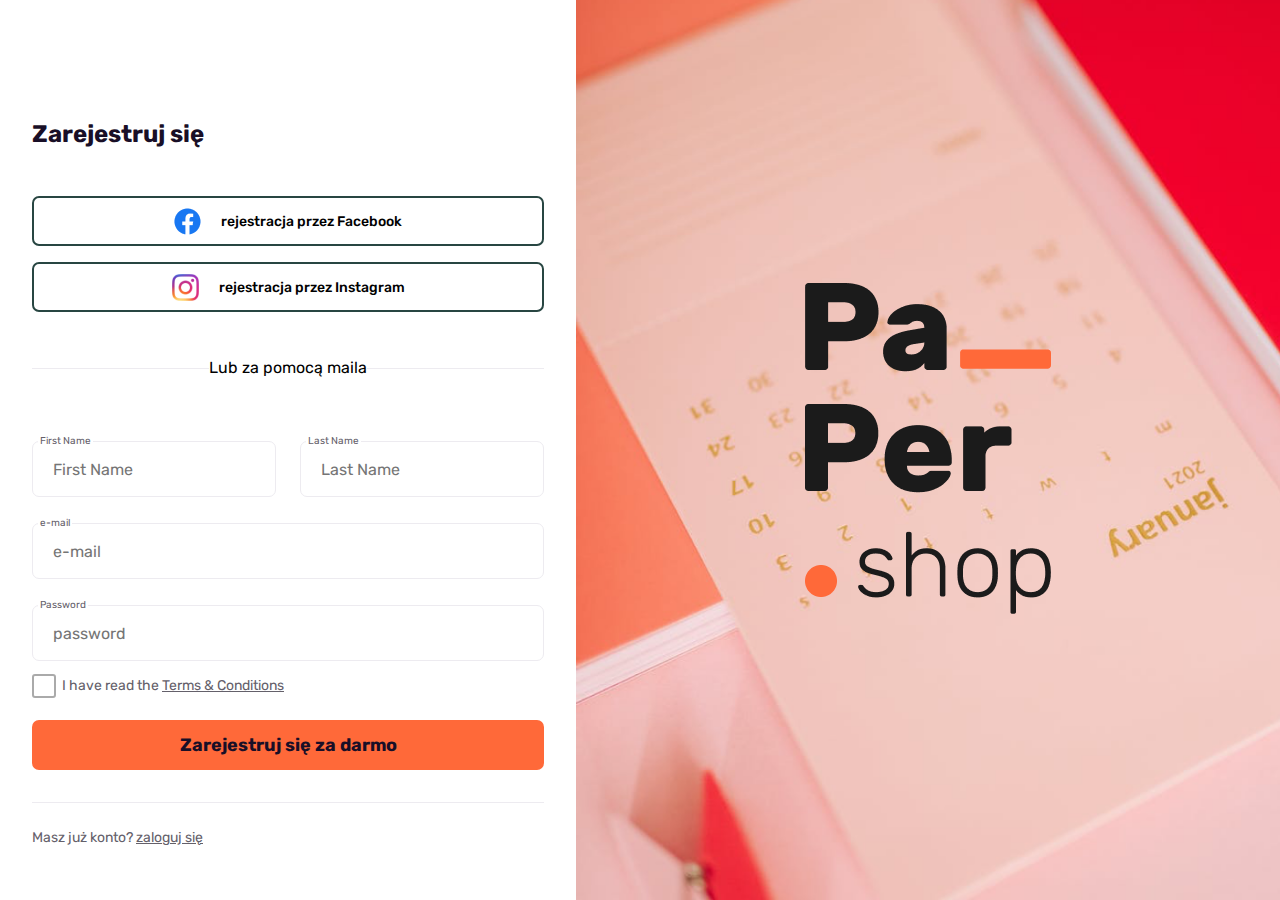
<file: index.html>
<!DOCTYPE html>
<html lang="en">
  <head>
    <meta charset="UTF-8" />
    <meta http-equiv="X-UA-Compatible" content="IE=edge" />
    <meta name="viewport" content="width=device-width, initial-scale=1.0" />
    <meta name="description" content="Tutorial devstock">
    <meta name="keywords" content="projekt, html, tutorial, devstock">
    <title>Rejestracja</title>
    <link rel="stylesheet" href="styles/global.css" />
    <link rel="stylesheet" href="styles/index.css" />
    <link rel="icon" type="image/png" href="./images/png/favicon.ico" sizes="32x32">
  </head>
  <body>
    <main>
      <div class="left">
        <div class="register">
          <div class="notification success" id="success"> Rejestracja zakończona sukcesem! </div>
          <div class="notification failed" id="failed"></div>
          <p>Zarejestruj się</p>
          <button class="tooltip">
            <img src="./images/webp/fb.webp" alt="logotyp Facebook"/>rejestracja przez Facebook
          </button>
          <button class="tooltip">
            <img src="./images/webp/insta.webp" alt="logotyp Instagram" />rejestracja przez Instagram
          </button>
          <div class="lineWrapper first">
            <div class="line"></div>
            <p>Lub za pomocą maila</p>
          </div>
          <form id="form">
            <div class="nameForm">
              <div class="textInput">
                <label class="label" for="">First Name</label>
                <input id="firstName" type="text" placeholder="First Name" />
                <div id="firstNameError" class="validationError">
                  Imię musi mieć 2-20 liter, pierwsza powinna być wielka
                </div>
              </div>
              <div class="textInput">
                <label class="label" for="">Last Name</label>
                <input id="lastName" type="text" placeholder="Last Name" />
                <div id="lastNameError" class="validationError">
                  Nazwisko musi mieć 2-30 liter, pierwsza powinna być wielka
                </div>
              </div>
            </div>
            <div class="textInput">
              <label class="label" for="">e-mail</label>
              <input id="email" type="text" placeholder="e-mail" />
              <div id="emailError" class="validationError">
                To nie jest poprawny format adresu e-mail
              </div>
            </div>
            <div class="textInput">
              <label class="label" for="">Password</label>
              <input id="password" type="password" placeholder="password" />
              <div id="passwordError" class="validationError">
                Hasło musi mieć co najmniej 8 znaków, małą i wielką literę,
                cyfrę i znak specjalny
              </div>
            </div>
            <div class="bottomWrapper">
              <div class="checkboxInput">
                <input type="checkbox" name="" id="terms" class="terms" />
                <label for="terms"
                  >I have read the <a href="#">Terms & Conditions</a></label
                >
              </div>
              <div id="termsError" class="validationError">
                Musisz zaakceptować warunki serwisu
              </div>
              <button class="submit" type="submit">
                Zarejestruj się za darmo
              </button>
            </div>
          </form>
          <div class="lineWrapper second">
            <div class="line"></div>
          </div>
          <div class="login">Masz już konto? <a href="login.html">zaloguj się</a></div>
        </div>
      </div>
      <div class="right">
        <div class="bgi"></div>
        <div class="txt">
          <img src="./images/webp/paper.webp" alt="logotyp Paper" />
        </div>
      </div>
    </main>
    <div id="popup" class="popup">
      <span class="loader"></span>
    </div>
    <script src="register.js"></script>
  </body>
</html>
</file>
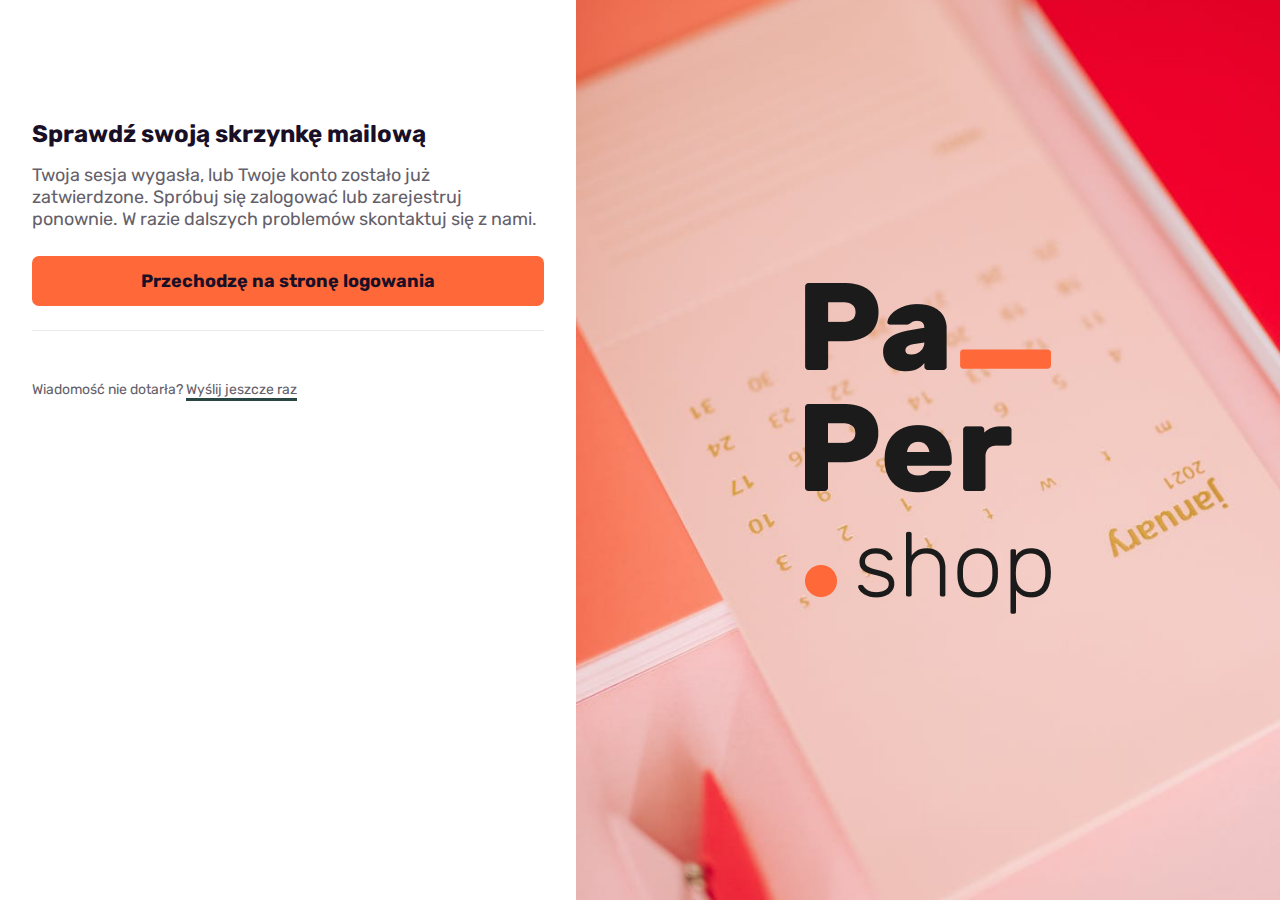
<file: confirm.html>
<!DOCTYPE html>
<html lang="en">
  <head>
    <meta charset="UTF-8" />
    <meta http-equiv="X-UA-Compatible" content="IE=edge" />
    <meta name="viewport" content="width=device-width, initial-scale=1.0" />
    <meta name="description" content="Tutorial devstock">
    <meta name="keywords" content="projekt, html, tutorial, devstock">
    <title>Potwierdź rejestrację</title>
    <link rel="stylesheet" href="styles/global.css" />
    <link rel="stylesheet" href="styles/confirm.css" />
    <link rel="icon" type="image/png" href="./images/png/favicon.ico" sizes="32x32">
  </head>
  <body>
    <main>
      <div class="left">
        <div class="confirm">
          <p class="title">Sprawdź swoją skrzynkę mailową</p>
          <p class="subtitle">
            Twoja sesja wygasła, lub Twoje konto zostało już zatwierdzone. Spróbuj się zalogować lub zarejestruj ponownie. W razie dalszych problemów skontaktuj się z nami. 
          </p>
          <a href="login.html"><button class="submit">Przechodzę na stronę logowania</button></a>
          <div class="lineWrapper">
          </div>
          <div class="login">
            Wiadomość nie dotarła? <a class="link" href="#">Wyślij jeszcze raz</a>
          </div>
        </div>
      </div>
      <div class="right">
        <div class="bgi"></div>
        <div class="txt">
          <img src="./images/webp/paper.webp" alt="logotyp Paper"/>
        </div>
      </div>
    </main>
    <div id="popup" class="popup">
      <span class="loader"></span>
    </div>
    <script src="./confirm.js"></script>
  </body>
</html>
</file>
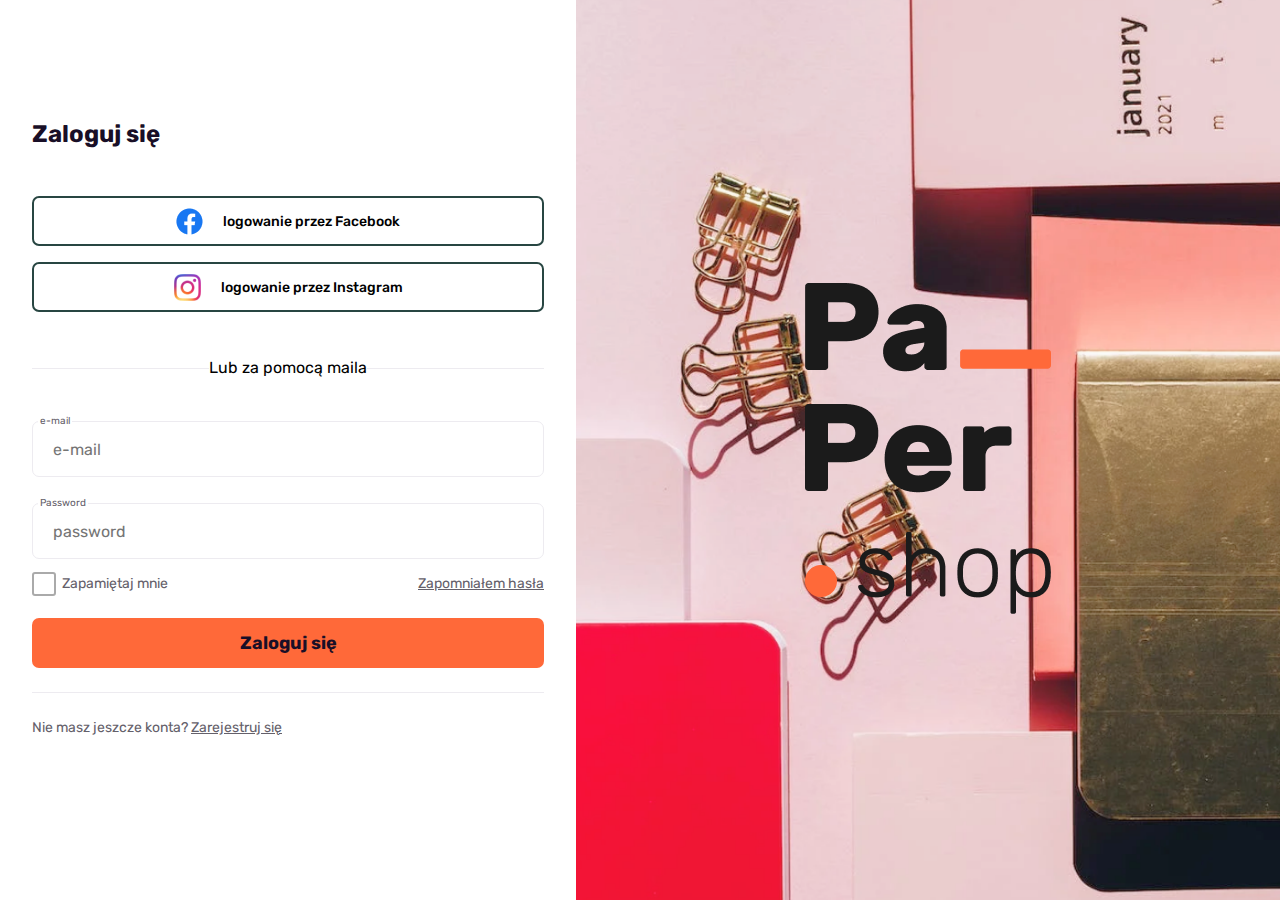
<file: login.html>
<!DOCTYPE html>
<html lang="en">
  <head>
    <meta charset="UTF-8" />
    <meta http-equiv="X-UA-Compatible" content="IE=edge" />
    <meta name="viewport" content="width=device-width, initial-scale=1.0" />
    <meta name="description" content="Tutorial devstock">
    <meta name="keywords" content="projekt, html, tutorial, devstock">
    <title>Logowanie</title>
    <link rel="stylesheet" href="styles/login.css" />
    <link rel="stylesheet" href="styles/global.css" />
    <link rel="icon" type="image/png" href="./images/png/favicon.ico" sizes="32x32">
  </head>
  <body>
    <main>
      <div class="left">
        <div class="login">
          <div class="notification success" id="success"> Logowanie zakończone sukcesem! </div>
          <div class="notification failed" id="failed"> Taki użytkownik nie istnieje.  <a href="index.html">Zarejestruj się tutaj</a> </div>
          <p>Zaloguj się</p>
          <button class="tooltip">
            <img src="./images/webp/fb.webp" alt="logotyp Facebook" />logowanie przez Facebook
          </button>
          <button class="tooltip">
            <img src="./images/webp/insta.webp" alt="logotyp Instagram" />logowanie przez Instagram
          </button>
          <div class="lineWrapper">
            <p>Lub za pomocą maila</p>
          </div>
          <form id="form">
            <div class="textInput">
              <label class="label" for="">e-mail</label>
              <input id="email" type="text" placeholder="e-mail" />
              <div id="emailError" class="validationError">
                To nie jest poprawny format adresu e-mail
              </div>
            </div>
            <div class="textInput">
              <label class="label" for="">Password</label>
              <input id="password" type="password" placeholder="password" />
              <div id="passwordError" class="validationError">
                To nie jest poprawny format hasła
              </div>
            </div>
            <div class="bottomWrapper">
              <div class="checkboxInput">
                <input type="checkbox" name="rememberCheckbox" id="rememberCheckbox" />
                <label for="rememberCheckbox"
                  >Zapamiętaj mnie </label
                >
                <a href="password-recovery.html">Zapomniałem hasła</a>
              </div>
              <button class="submit" type="submit">
                Zaloguj się
              </button>
            </div>
          </form>
          <div class="lineWrapper">
          </div>
          <div class="register">Nie masz jeszcze konta? <a href="index.html">Zarejestruj się</a></div>
        </div>
      </div>
      <div class="right">
        <div class="bgi"></div>
        <div class="txt">
          <img src="./images/webp/paper.webp" alt="logotyp Paper" />
        </div>
      </div>
    </main>
    <div id="popup" class="popup">
      <span class="loader"></span>
    </div>
    <script src="login.js"></script>
  </body>
</html>
</file>
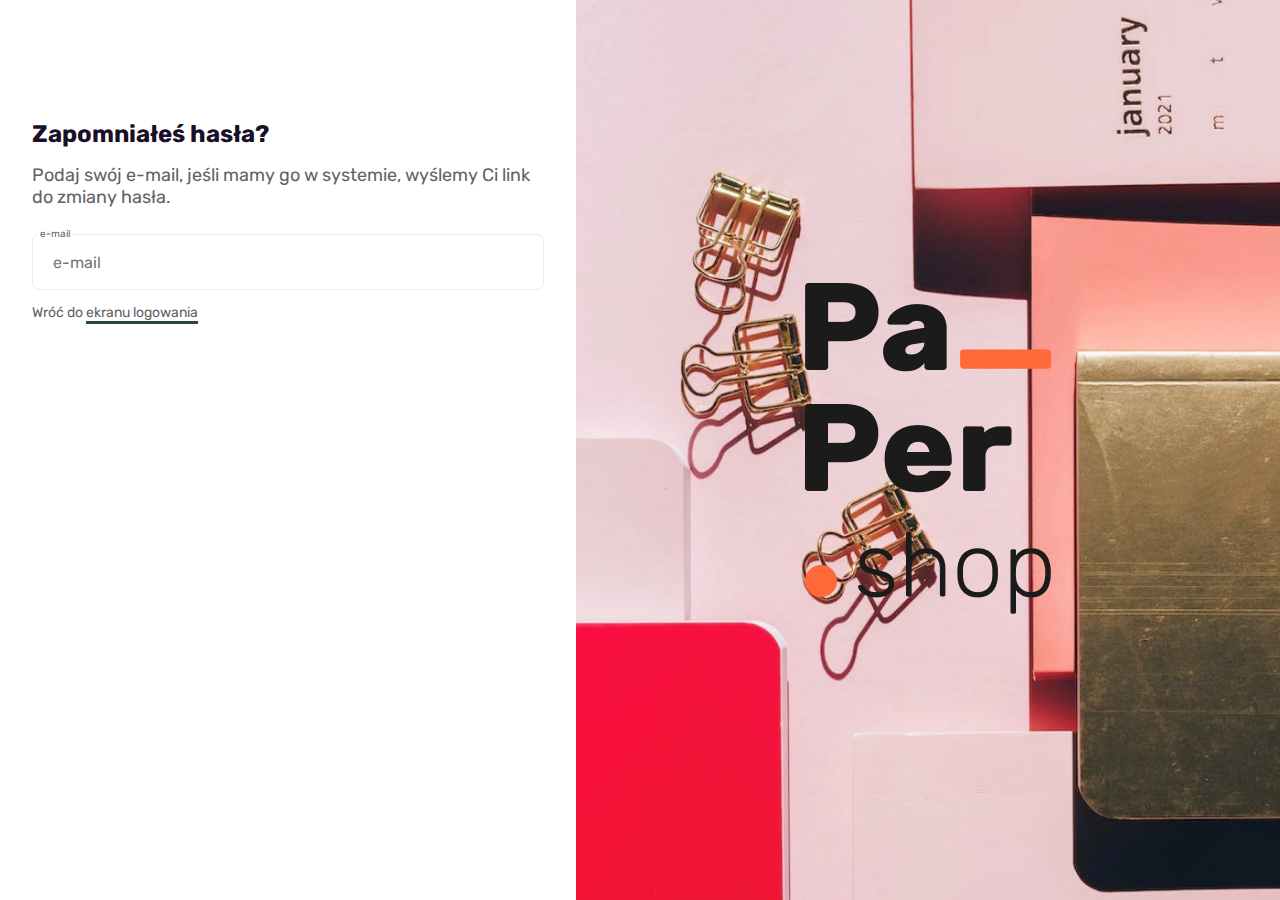
<file: password-recovery.html>
<!DOCTYPE html>
<html lang="en">
  <head>
    <meta charset="UTF-8" />
    <meta http-equiv="X-UA-Compatible" content="IE=edge" />
    <meta name="viewport" content="width=device-width, initial-scale=1.0" />
    <meta name="description" content="Tutorial devstock">
    <meta name="keywords" content="projekt, html, tutorial, devstock">
    <title>Odzyskiwanie hasła</title>
    <link rel="stylesheet" href="styles/global.css" />
    <link rel="stylesheet" href="styles/password-recovery.css" />
    <link rel="icon" type="image/png" href="./images/png/favicon.ico" sizes="32x32">
  </head>
  <body>
    <main>
      <div class="left">
        <div class="recovery">
          <div class="notification success" id="success"> Sprawdź swoją skrzynkę :) </div>
          <div class="notification format" id="format"> E-mail ma zły format :( </div>
          <p class="title">Zapomniałeś hasła?</p>
          <p class="subtitle">Podaj swój e-mail, jeśli mamy go w systemie, wyślemy Ci link do zmiany hasła.</p>
          <form id="form">
            <div class="textInput">
              <label class="label" for="">e-mail</label>
              <input id="email" type="text" placeholder="e-mail" />
              <div id="emailError" class="validationError">
                To nie jest poprawny format adresu e-mail
              </div>
            </div>
          </form>
          <div class="toLogin">Wróć do <a href="login.html">ekranu logowania</a></div>
        </div>
      </div>
      <div class="right">
        <div class="bgi"></div>
        <div class="txt">
          <img src="./images/webp/paper.webp" alt="logotyp Paper"/>
        </div>
      </div>
    </main>
    <div id="popup" class="popup">
      <span class="loader"></span>
    </div>
    <script src="recovery.js"></script>
  </body>
</html>
</file>
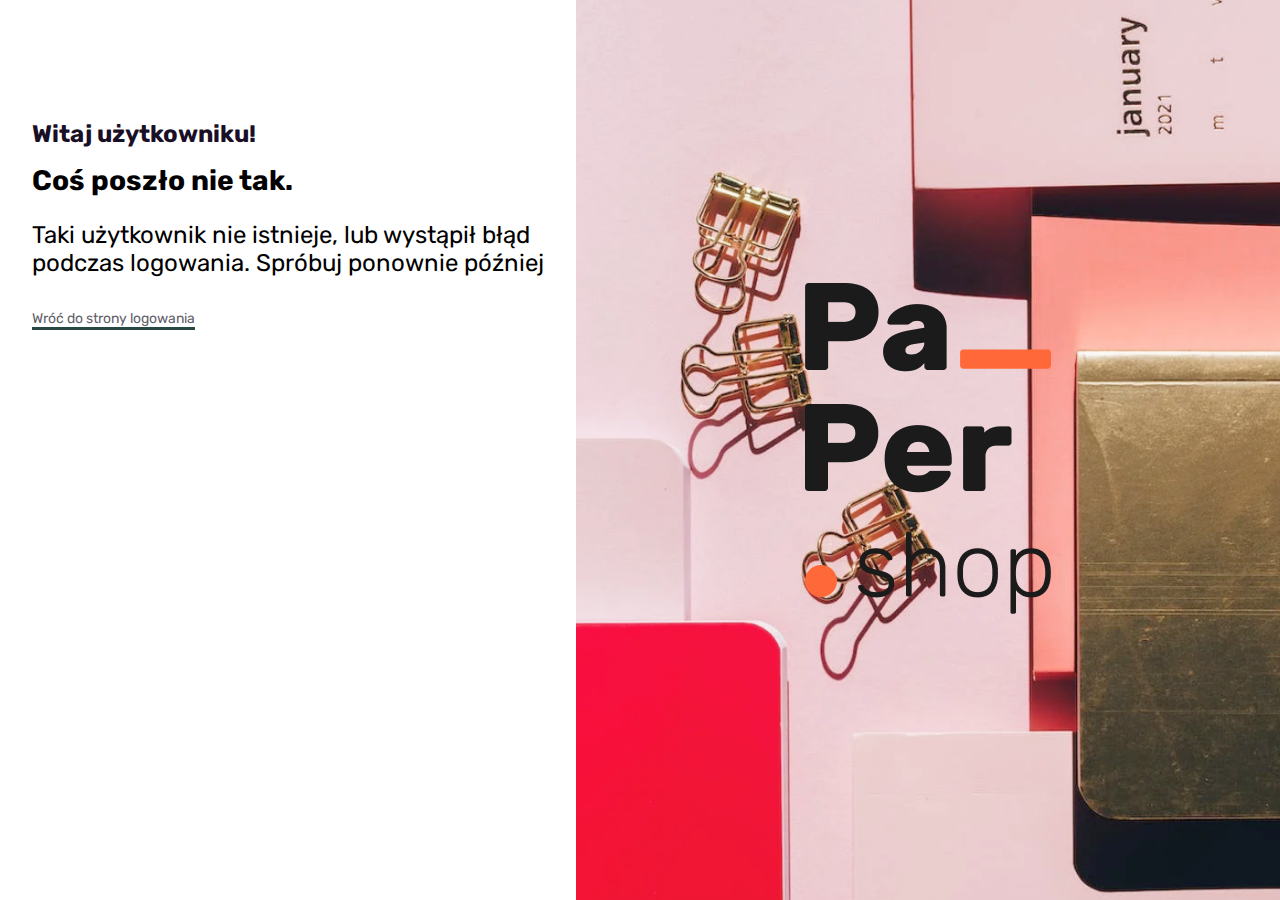
<file: profile.html>
<!DOCTYPE html>
<html lang="en">
  <head>
    <meta charset="UTF-8" />
    <meta http-equiv="X-UA-Compatible" content="IE=edge" />
    <meta name="viewport" content="width=device-width, initial-scale=1.0" />
    <meta name="description" content="Tutorial devstock">
    <meta name="keywords" content="projekt, html, tutorial, devstock">
    <title>Profil użytkownika</title>
    <link rel="stylesheet" href="styles/profile.css" />
    <link rel="stylesheet" href="styles/global.css" />
    <link rel="icon" type="image/png" href="./images/png/favicon.ico" sizes="32x32">
  </head>
  <body>
    <main>
      <div class="left">
        <div class="login">
          <p class="title">Witaj użytkowniku!</p>
          <div id="userContent">
            <div class="lineWrapper">
              <div class="line"></div>
              <p>Zobacz innych</p>
            </div>
            <ul id="innerContent">
            </ul>
            <div class="register">
              Dzięki za wizytę! <span class="logout">Wyloguj się</span>
            </div>
          </div>
        </div>
      </div>
      <div class="right">
        <div class="bgi"></div>
        <div class="txt">
          <img src="./images/webp/paper.webp" alt="logotyp Paper"/>
        </div>
      </div>
    </main>
    <div id="popup" class="popup">
      <span class="loader"></span>
    </div>
    <script src="profile.js"></script>
  </body>
</html>
</file>
<file: styles/global.css>
@import url("https://fonts.googleapis.com/css2?family=Rubik&display=swap");

* {
  margin: 0;
  box-sizing: border-box;
  font-family: "Rubik", sans-serif;
}

::-webkit-scrollbar {
  width: 6px;
  background-color: #f5f5f5;
}

::-webkit-scrollbar-thumb {
  border-radius: 6px;
  background-color: #ff6939;
}

main {
  display: flex;
  overflow: hidden;
  transition: 0.2s;
  max-width: 1920px;
  margin: 0 auto;
  height: auto;
}

.right {
  position: relative;
  display: flex;
  align-items: center;
  justify-content: center;
  width: 100%;
  max-width: 55%;
  height: 100vh;
}

.txt {
  position: absolute;
  z-index: 3;
}

.left {
  position: relative;
  display: flex;
  flex-direction: column;
  align-items: center;
  overflow: auto;
  width: 100%;
  max-width: 45%;
  min-width: 360px;
  height: 100vh;
  padding: 32px;
}

.title {
  margin-bottom: 16px;
  margin-top: 88px;
  font-size: 24px;
  font-weight: bold;
  color: #190f27;
}

.subtitle {
  font-size: 18px;
  color: #64606a;
}

.tooltip {
  position: relative;
}

.tooltip::before {
  content: "";
  position: absolute;
  top: -5px;
  left: 0px;
  opacity: 0;
  transition: 0.3s;
  border-right: 20px solid #ff6939;
  border-bottom: 20px solid rgba(0, 0, 0, 0);
  width: 0;
  height: 0;
}

.tooltip::after {
  content: "Opcja niedostępna";
  position: absolute;
  top: -45px;
  left: -10px;
  opacity: 0;
  transition: 0.3s;
  border-radius: 7px;
  width: 150px;
  height: 40px;
  background-color: #ff6939;
  line-height: 40px;
  color: #190f27;
}

.tooltip:hover::after,
.tooltip:hover::before {
  opacity: 1;
}

.blur {
  filter: blur(10px);
  pointer-events: none;
}

.notification {
  position: absolute;
  left: 0;
  right: 0;
  top: 0;
  opacity: 0;
  transition: 0.3s ease-in-out;
  border-top-right-radius: 7px;
  border-bottom-right-radius: 7px;
  width: 100%;
  max-width: 528px;
  height: 40px;
  background-color: #fff;
  line-height: 40px;
  text-align: center;
  font-size: 14px;
  font-weight: 500;
}

.notification a {
  display: none;
}

.success {
  background-color: #cfdbd9;
  color: #284642;
}
.success::before {
  content: "";
  position: absolute;
  left: -50%;
  display: block;
  width: 50%;
  height: 40px;
  background-color: #cfdbd9;
}

.format,
.failed {
  background-color: #f0eeed;
  color: #ce0737;
}

.format::before,
.failed::before {
  content: "";
  position: absolute;
  left: -50%;
  display: block;
  width: 50%;
  height: 40px;
  background-color: #f0eeed;
}

.lineWrapper {
  position: relative;
  margin-top: 12px;
  margin-bottom: 16px;
  height: 23px;
}
.lineWrapper::before {
  content: "";
  position: absolute;
  top: 50%;
  width: 100%;
  height: 1px;
  background-color: #edebf0;
}

.lineWrapper > p {
  position: absolute;
  left: 50%;
  display: block;
  transform: translate(-50%);
  margin: 0 auto;
  background-color: white;
  line-height: 23px;
  font-size: 16px;
  font-weight: 400;
}

.validationError {
  display: none;
  font-size: 10px;
  margin-top: 10px;
  color: #ce0737;
}

.visible {
  display: block;
}

.show {
  opacity: 1;
}
.show a {
  display: inline;
}

.textInput {
  position: relative;
  margin-top: 26px;
  width: 100%;
}
.textInput > input {
  border: 1px solid #edebf0;
  border-radius: 7px;
  width: 100%;
  height: 56px;
  padding-left: 20px;
  font-size: 16px;
}

.textInput .error {
  border: 1px solid #ce0737;
}

.label {
  position: absolute;
  left: 6px;
  top: -10px;
  height: 20px;
  padding: 0 2px;
  background-color: white;
  font-size: 10px;
  line-height: 20px;
  color: #64606a;
}

.popup {
  position: fixed;
  top: 50%;
  left: 50%;
  display: none;
  transform: translate(-50%, -50%);
  width: 200px;
  height: 200px;
}

.showPopup {
  display: flex;
  justify-content: center;
  align-items: center;
}
.loader {
  position: relative;
  animation: rotateX 1s infinite linear;
  border: 10px solid #fff;
  border-top-color: transparent;
  border-right-color: transparent;
  border-bottom-color: transparent;
  border-radius: 50%;
  width: 150px;
  height: 150px;
  background-color: transparent;
}

.loader::before {
  content: "";
  position: absolute;
  top: 2px;
  left: 2px;
  right: 2px;
  bottom: 2px;
  animation: rotateX 0.5s infinite linear reverse;
  border: 10px solid #ff6939;
  border-top-color: transparent;
  border-left-color: transparent;
  border-bottom-color: transparent;
  border-radius: 50%;
  background-color: transparent;
}

.loader::after {
  content: "";
  position: absolute;
  top: 12px;
  left: 12px;
  right: 12px;
  bottom: 12px;
  animation: rotateX 0.5s infinite linear linear;
  border: 10px solid #fff;
  border-top-color: transparent;
  border-left-color: transparent;
  border-bottom-color: transparent;
  border-radius: 50%;
  background-color: transparent;
}

@keyframes rotateX {
  from {
    transform: rotateZ(0deg);
  }
  to {
    transform: rotateZ(360deg);
  }
}

@media (max-width: 600px) {
  .lineWrapper > p {
    font-size: 10px;
  }
  main {
    display: flex;
    flex-direction: column-reverse;
    height: auto;
  }
  .right {
    align-items: start;
    justify-content: start;
    max-width: 100%;
    max-height: 250px;
    height: 50vh;
  }
  .left {
    max-width: 100%;
    min-width: 303px;
    max-height: 50%;
    height: 100%;
  }
  .nameForm {
    flex-direction: column;
    gap: 0;
  }
  .notification {
    font-size: 14px;
  }
}

@media (max-width: 900px) {
  .txt > img {
    margin: 32px;
    height: 150px;
  }
}
</file>
<file: styles/index.css>
button {
  cursor: pointer;
}

.bgi {
  width: 100%;
  height: 100%;
  background-image: url("../images/webp/background1.webp");
  background-size: cover;
}

.register {
  position: relative;
  display: flex;
  flex-direction: column;
  width: 100%;
  max-width: 528px;
  font-size: 24px;
}

.register > p {
  margin-bottom: 48px;
  margin-top: 88px;
  font-weight: bold;
  color: #190f27;
}

.register > button {
  display: flex;
  align-items: center;
  justify-content: center;
  border: 2px solid #284642;
  border-radius: 7px;
  height: 50px;
  margin-bottom: 16px;
  background-color: white;
  font-size: 14px;
  font-weight: 500;
}

.register button:nth-of-type(2) {
  margin-bottom: 32px;
}

.register > button > img {
  padding-right: 20px;
}

.first {
  margin-bottom: 36px;
}
.second {
  margin-top: 20px;
  margin-bottom: 16px;
}

.nameForm {
  display: flex;
  column-gap: 24px;
  width: 100%;
}

.submit {
  border: none;
  border-radius: 7px;
  margin-top: 26px;
  width: 100%;
  height: 50px;
  background-color: #ff6939;
  font-size: 18px;
  font-weight: bold;
  color: #190f27;
}

.checkboxInput {
  display: flex;
  align-items: center;
  margin-top: 16px;
}

#terms {
  display: none;
}

label[for="terms"] {
  position: relative;
  display: inline-block;
  margin-right: 10px;
  padding-left: 30px;
  cursor: pointer;
  user-select: none;
  font-size: 14px;
  color: #64606a;
}

label[for="terms"]::before {
  content: "";
  position: absolute;
  left: 0;
  top: 50%;
  display: inline-block;
  transform: translateY(-50%);
  border: 2px solid #aaa;
  border-radius: 3px;
  width: 20px;
  height: 20px;
}

input[type="checkbox"]:checked + label[for="terms"]::before {
  content: "\2713";
  background-color: #284642;
  text-align: center;
  font-size: 16px;
  line-height: 20px;
  color: #fff;
}

a {
  color: #64606a;
  font-size: 14px;
}
.login {
  color: #64606a;
  font-size: 14px;
}

.visible {
  display: block;
}

@media (max-width: 600px) {
  a {
    font-size: 12px;
  }
  label[for="terms"] {
    font-size: 12px;
  }
  .register > button {
    font-size: 12px;
  }
}
</file>
<file: styles/confirm.css>
button {
  cursor: pointer;
}

.bgi {
  width: 100%;
  height: 100%;
  background-image: url("../images/webp/background1.webp");
  background-size: cover;
}

.confirm {
  display: flex;
  flex-direction: column;
  width: 100%;
  max-width: 528px;
  font-size: 24px;
}

.submit {
  border: none;
  border-radius: 7px;
  margin-top: 26px;
  width: 100%;
  height: 50px;
  background-color: #ff6939;
  font-size: 18px;
  font-weight: bold;
  color: #190f27;
}
.checkboxInput {
  display: flex;
  align-items: center;
  margin-top: 16px;
}

#terms {
  display: none;
}

label[for="terms"] {
  position: relative;
  display: inline-block;
  margin-right: 10px;
  padding-left: 30px;
  user-select: none;
  cursor: pointer;
  font-size: 14px;
  color: #64606a;
}

label[for="terms"]::before {
  content: "";
  position: absolute;
  left: 0;
  top: 50%;
  display: inline-block;
  transform: translateY(-50%);
  border: 2px solid #aaa;
  border-radius: 3px;
  width: 20px;
  height: 20px;
}

input[type="checkbox"]:checked + label[for="terms"]::before {
  content: "\2713";
  background-color: #284642;
  text-align: center;
  font-size: 16px;
  line-height: 20px;
  color: #fff;
}

a.link {
  border-bottom: 3px solid #284642;
  text-decoration: none;
  font-size: 14px;
  color: #64606a;
}
.login {
  margin-top: 24px;
  font-size: 14px;
  color: #64606a;
}
</file>
<file: styles/login.css>
button {
  cursor: pointer;
}

.bgi {
  width: 100%;
  height: 100%;
  background-image: url("../images/webp/image69.webp");
  background-size: cover;
}

.login {
  position: relative;
  display: flex;
  flex-direction: column;
  justify-content: center;
  width: 100%;
  max-width: 528px;
  font-size: 24px;
}
.login > p {
  margin-bottom: 48px;
  margin-top: 88px;
  font-size: 24px;
  font-weight: bold;
  color: #190f27;
}

.login > button {
  display: flex;
  align-items: center;
  justify-content: center;
  margin-bottom: 16px;
  border: 2px solid #284642;
  border-radius: 7px;
  height: 50px;
  background-color: white;
  font-size: 14px;
  font-weight: 500;
}
.login > button > img {
  padding-right: 20px;
}

.login button:nth-of-type(2) {
  margin-bottom: 32px;
}

.submit {
  margin-top: 26px;
  border: none;
  border-radius: 7px;
  width: 100%;
  height: 50px;
  background-color: #ff6939;
  font-size: 18px;
  font-weight: 700;
  color: #190f27;
}

.checkboxInput {
  display: flex;
  justify-content: space-between;
  align-items: center;
  margin-top: 16px;
}

#rememberCheckbox {
  display: none;
}

label[for="rememberCheckbox"] {
  position: relative;
  display: inline-block;
  margin-right: 10px;
  padding-left: 30px;
  cursor: pointer;
  user-select: none;
  font-size: 14px;
  color: #64606a;
}

label[for="rememberCheckbox"]::before {
  content: "";
  position: absolute;
  left: 0;
  top: 50%;
  display: inline-block;
  transform: translateY(-50%);
  border: 2px solid #aaa;
  border-radius: 3px;
  width: 20px;
  height: 20px;
}

input[type="checkbox"]:checked + label[for="rememberCheckbox"]::before {
  content: "\2713";
  background-color: #284642;
  text-align: center;
  font-size: 16px;
  line-height: 20px;
  color: #fff;
}

a {
  font-size: 14px;
  color: #64606a;
}
.register {
  font-size: 14px;
  color: #64606a;
}

.inline {
  display: inline;
}

@media (max-width: 600px) {
  a {
    font-size: 12px;
  }
  label[for="rememberCheckbox"] {
    font-size: 12px;
  }
  .register > button {
    font-size: 12px;
  }
}
</file>
<file: styles/password-recovery.css>
button {
  cursor: pointer;
}

.bgi {
  width: 100%;
  height: 100%;
  background-image: url("../images/webp/image69.webp");
  background-size: cover;
}

.recovery {
  position: relative;
  display: flex;
  flex-direction: column;
  margin-bottom: 100px;
  width: 100%;
  max-width: 528px;
  font-size: 24px;
}

.nameForm {
  display: flex;
  gap: 24px;
  width: 100%;
}

.submit {
  margin-bottom: 16px;
  margin-top: 26px;
  border: none;
  border-radius: 7px;
  width: 100%;
  height: 50px;
  background-color: #284642;
  color: #fff;
}

.checkboxInput {
  display: flex;
  justify-content: space-between;
  align-items: center;
  margin-top: 16px;
}

#terms {
  display: none;
}

label[for="terms"] {
  position: relative;
  display: inline-block;
  margin-right: 10px;
  padding-left: 30px;
  cursor: pointer;
  user-select: none;
  font-size: 14px;
  color: #64606a;
}

label[for="terms"]::before {
  content: "";
  position: absolute;
  left: 0;
  top: 50%;
  display: inline-block;
  transform: translateY(-50%);
  border: 2px solid #aaa;
  border-radius: 3px;
  width: 20px;
  height: 20px;
}

input[type="checkbox"]:checked + label[for="terms"]::before {
  content: "\2713";
  background-color: #284642;
  text-align: center;
  font-size: 16px;
  line-height: 20px;
  color: #fff;
}

a {
  border-bottom: 3px solid #284642;
  text-decoration: none;
  font-size: 14px;
  color: #64606a;
}
.toLogin {
  padding-top: 14px;
  font-size: 14px;
  color: #64606a;
}

.visible {
  display: block;
}
</file>
<file: styles/profile.css>
button {
  cursor: pointer;
}

.bgi {
  width: 100%;
  height: 100%;
  background-image: url("../images/webp/image69.webp");
  background-size: cover;
}

.login {
  display: flex;
  flex-direction: column;
  width: 100%;
  max-width: 528px;
  font-size: 24px;
}

.login > button {
  display: flex;
  align-items: center;
  justify-content: center;
  margin-bottom: 16px;
  border: 2px solid #284642;
  border-radius: 7px;
  height: 50px;
  background-color: white;
  font-size: 14px;
  font-weight: 500;
}
.login > button > img {
  padding-right: 20px;
}

.first {
  margin-top: 16px;
  margin-bottom: 36px;
}
.second {
  margin-top: 12px;
  margin-bottom: 16px;
}

a {
  border-bottom: 3px solid #284642;
  text-decoration: none;
  font-size: 14px;
  color: #64606a;
}
.register {
  font-size: 14px;
  color: #64606a;
}

.visible {
  display: block;
}

#innerContent {
  margin: 20px 0;
}

#innerContent li {
  font-size: 18px;
  color: #64606a;
}

#userContent > p {
  margin: 24px 0;
}

.logout {
  border-bottom: 3px solid #284642;
  cursor: pointer;
  text-decoration: none;
  font-size: 14px;
  color: #64606a;
}

@media (max-width: 600px) {
  a {
    font-size: 12px;
  }
  label[for="rememberCheckbox"] {
    font-size: 12px;
  }
  .register > button {
    font-size: 12px;
  }
}
</file>
